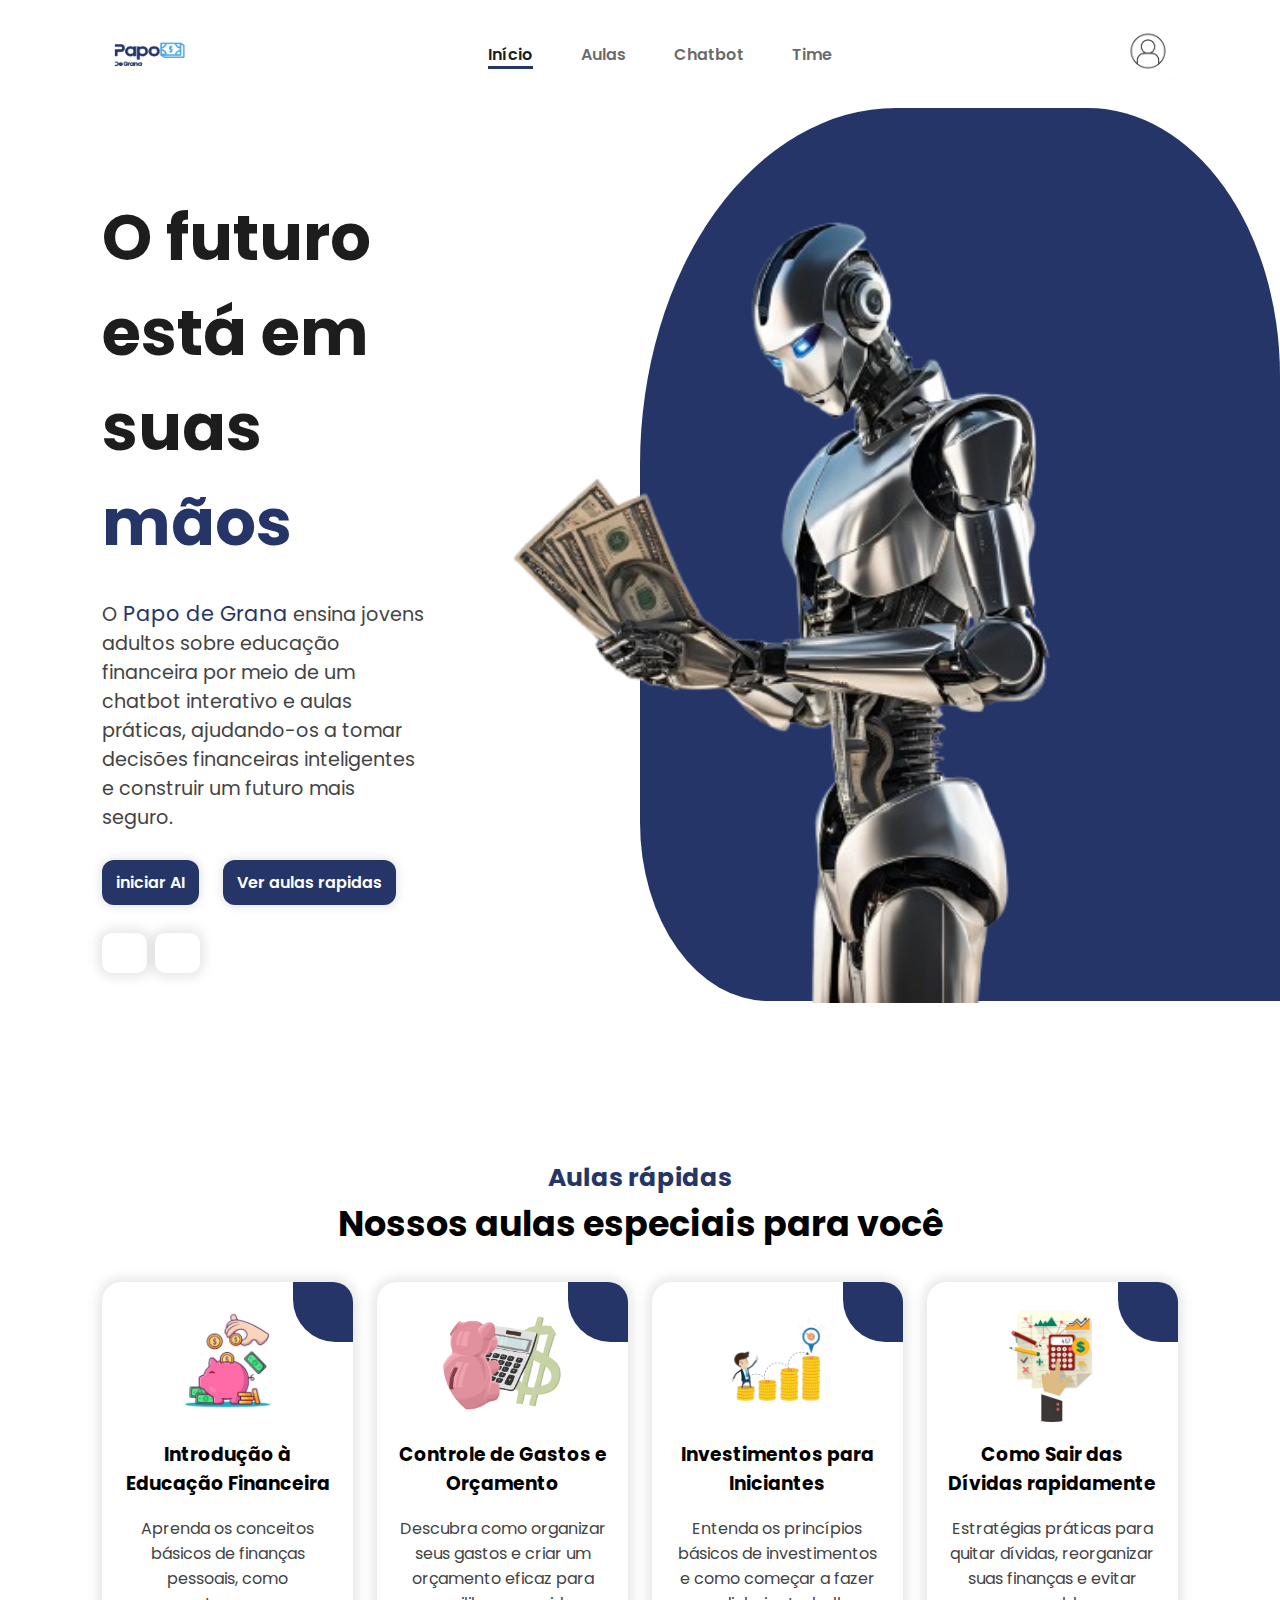
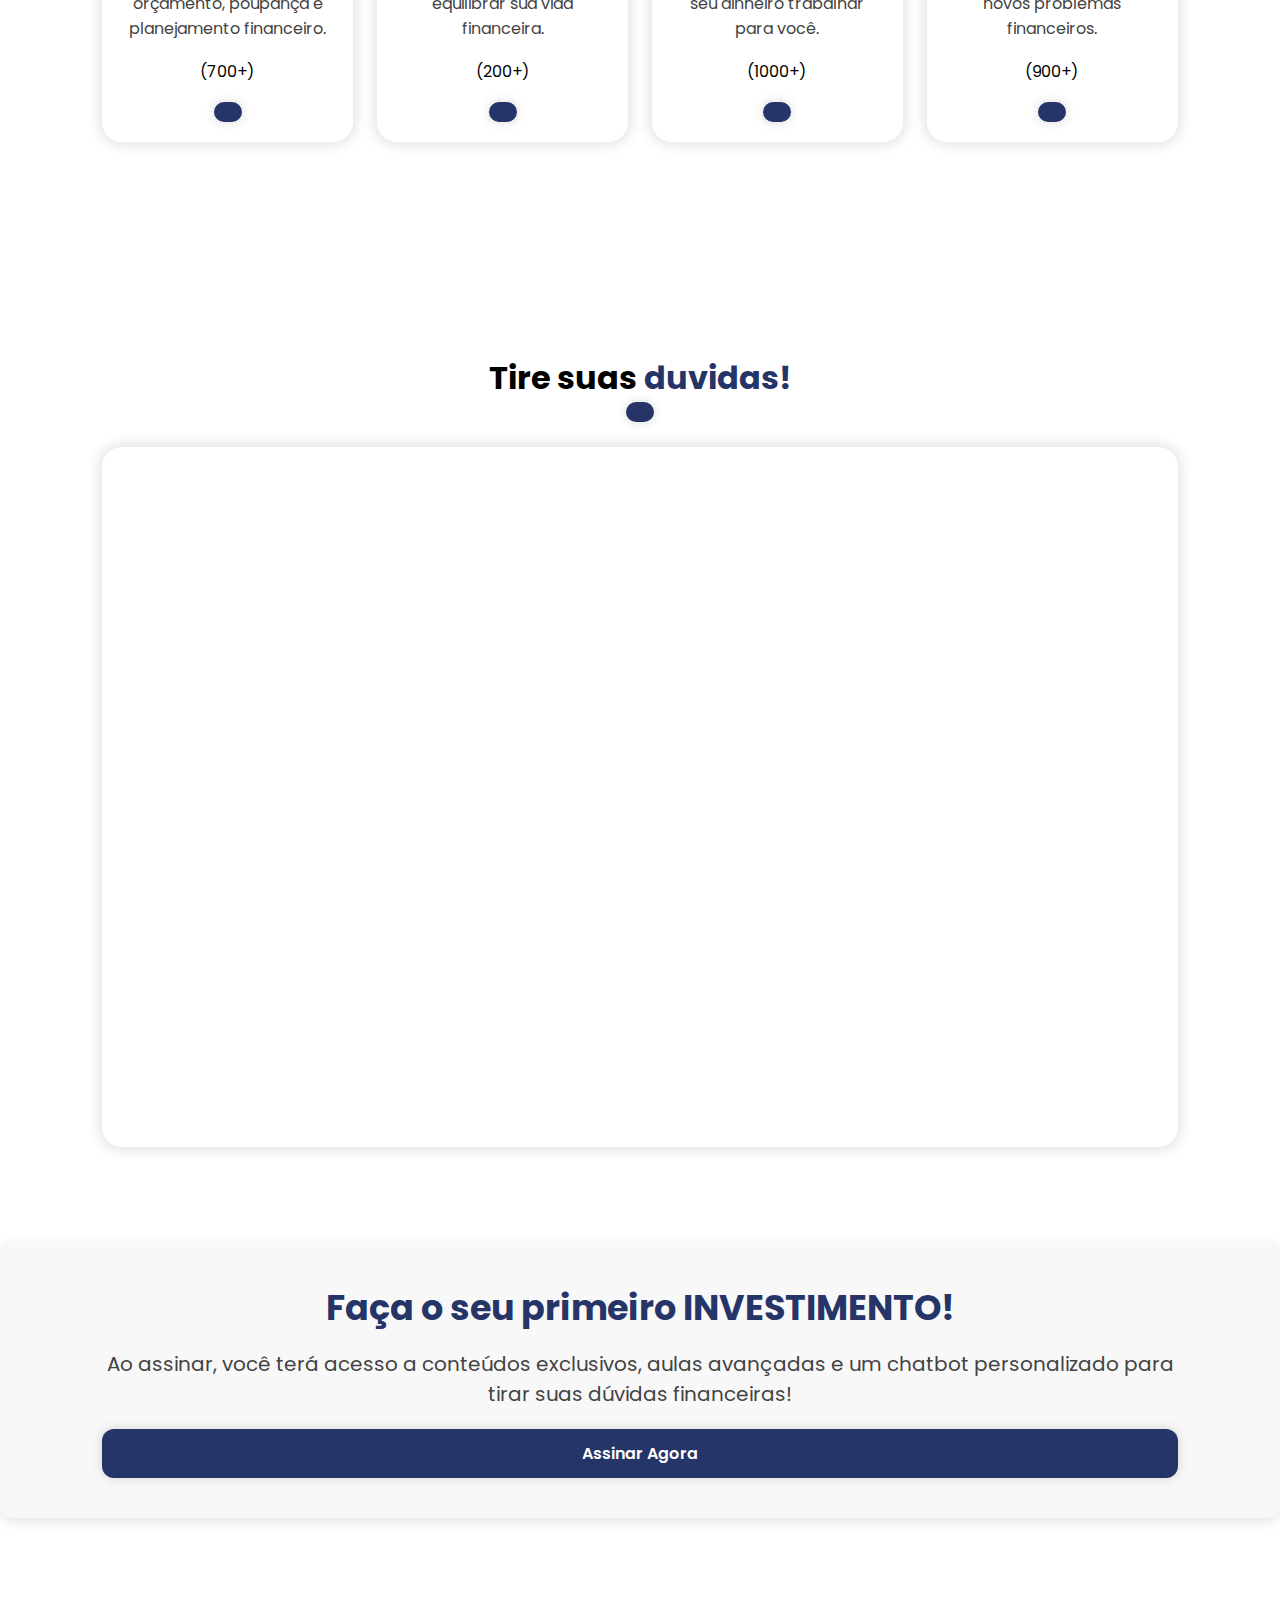
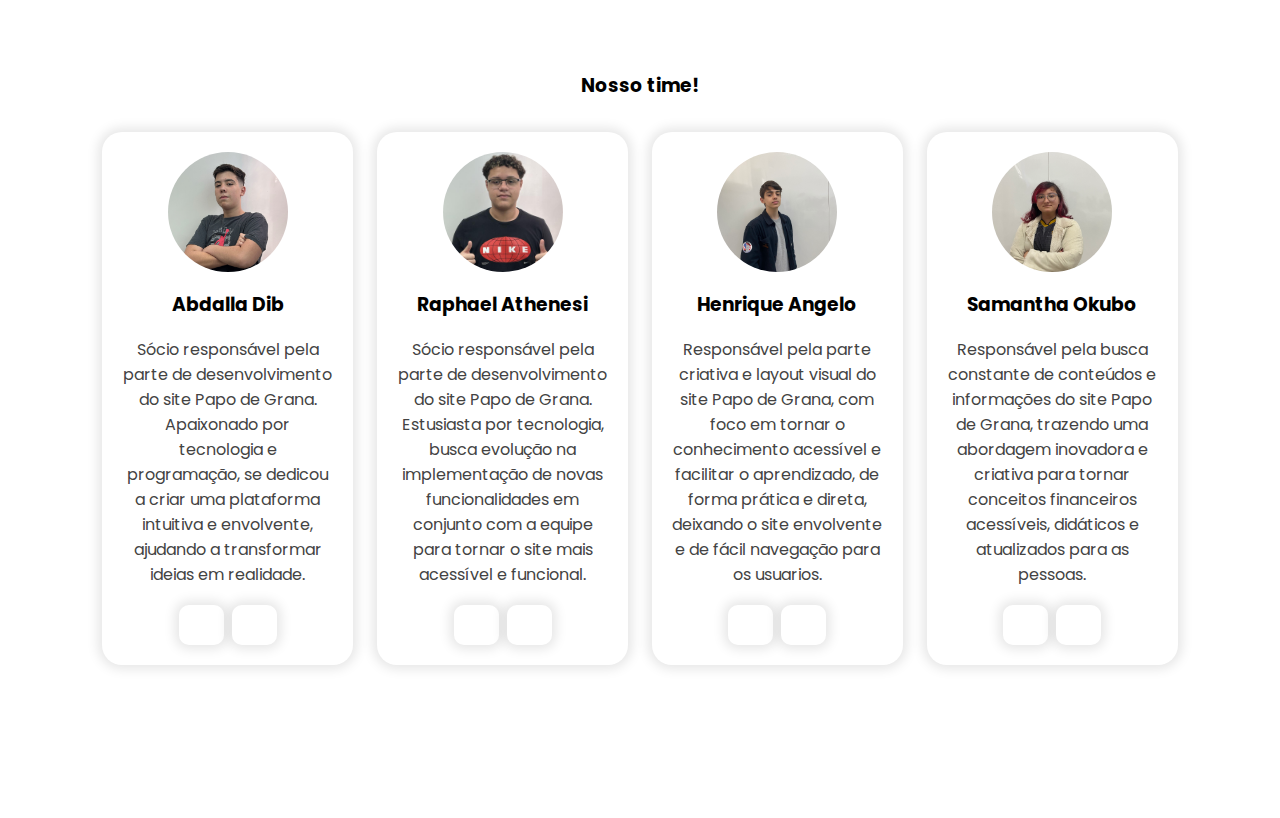
<file: index.html>
<!DOCTYPE html>
<html lang="pt-br">

<head>
    <meta charset="UTF-8">
    <meta name="viewport" content="width=device-width, initial-scale=1.0">
    <link rel="stylesheet" href="https://cdnjs.cloudflare.com/ajax/libs/font-awesome/6.6.0/css/all.min.css"
        integrity="sha512-Kc323vGBEqzTmouAECnVceyQqyqdsSiqLQISBL29aUW4U/M7pSPA/gEUZQqv1cwx4OnYxTxve5UMg5GT6L4JJg=="
        crossorigin="anonymous" referrerpolicy="no-referrer" />
    <link rel="stylesheet" href="src/styles/styles.css">
    <script src="https://cdnjs.cloudflare.com/ajax/libs/jquery/3.7.1/jquery.min.js"
        integrity="sha512-v2CJ7UaYy4JwqLDIrZUI/4hqeoQieOmAZNXBeQyjo21dadnwR+8ZaIJVT8EE2iyI61OV8e6M8PP2/4hpQINQ/g=="
        crossorigin="anonymous" referrerpolicy="no-referrer"></script>
    <link rel="icon" type="img/x-icon" href="src/img/favicon.ico">
    <title>Papo de grana</title>
</head>

<body>
    <header>
        <nav id="navbar">
            <img id="nav_logo" src="src/img/imagemSemFundo.png" alt="logo">

            <ul id="nav_list">
                <li class="nav-item active">
                    <a href="#home">Início</a>
                </li>
                <li class="nav-item">
                    <a href="#menu">Aulas</a>
                </li>
                <li class="nav-item">
                    <a href="#ia">Chatbot</a>
                </li>
                <li class="nav-item">
                    <a href="#time">Time</a>
                </li>
            </ul>
            <a class="nav-link" href="login.html"><img id="login" class="login" src="src/img/login.png" alt="login">
            </a>

            <button id="mobile_btn" class="mobile_btn">
                <i class="fa-solid fa-bars"></i>
            </button>
        </nav>

        <div id="mobile_menu">
            <ul id="mobile_nav_list">
                <li class="nav-item">
                    <a href="#home">Início</a>
                </li>
                <li class="nav-item">
                    <a href="#aulas">Aulas</a>
                </li>
                <li class="nav-item">
                    <a href="#time">Time</a>
                </li>
                <li class="nav-item">
                    <a href="#ia">Chatbot</a>
                </li>
            </ul>
            <a class="nav-link" href="login.html"><img id="login" class="login" src="src/img/login.png" alt="login">
            </a>
        </div>
    </header>

    <main id="conteudo">
        <section id="home">
            <div class="shape"></div>
            <div id="pag">
                <h1 class="title">O futuro está em suas <span>mãos </span></h1>

                <p class="description">
                    O <span>Papo de Grana</span> ensina jovens adultos sobre educação financeira por meio de um chatbot
                    interativo e aulas práticas, ajudando-os a tomar decisões financeiras inteligentes e construir um
                    futuro mais seguro.
                </p>

                <div id="pag_buttons">
                    <a href="#ia" class="btn-default">iniciar AI</a>
                    <a href="#menu" class="btn-default">Ver aulas rapidas</a>
                </div>

                <div class="btn-redes-sociais">
                    <a href="#">
                        <i class="fa-brands fa-instagram"></i>
                    </a>
                    <a href="#">
                        <i class="fa-brands fa-facebook"></i>
                    </a>
                </div>
            </div>

            <div id="banner">
                <img src="src/img/foto.png" alt="banner">
            </div>
        </section>



        <section id="menu">
            <h2 class="titulo">Aulas rápidas</h2>
            <h3 class="subtitulo">Nossos aulas especiais para você</h3>

            <div id="lessons">
                <div class="lesson">
                    <div class="lesson-coracao">
                        <i class="fa-solid fa-heart"></i>
                    </div>

                    <img src="src/img/aulasintro.png" class="lesson-img" alt="">

                    <h3 class="lesson-titulo">
                        Introdução à Educação Financeira
                    </h3>

                    <span class="lesson-descricao">
                        Aprenda os conceitos básicos de finanças pessoais, como orçamento, poupança e planejamento
                        financeiro.
                    </span>

                    <div class="lesson-avaliar">
                        <i class="fa-solid fa-star"></i>
                        <i class="fa-solid fa-star"></i>
                        <i class="fa-solid fa-star"></i>
                        <i class="fa-solid fa-star"></i>
                        <i class="fa-solid fa-star"></i>
                        <span>(700+)</span>
                    </div>

                    <div class="lesson-estrela">
                        <a href="indexa1.html" class="btn-default">
                            <i class="fa-solid fa-play"></i>
                        </a>
                    </div>
                </div>

                <div class="lesson">
                    <div class="lesson-coracao">
                        <i class="fa-solid fa-heart"></i>
                    </div>

                    <img src="src/img/aulas.png" class="lesson-img" alt="">

                    <h3 class="lesson-titulo">
                        Controle de Gastos e Orçamento
                    </h3>
                    <span class="lesson-descricao">
                        Descubra como organizar seus gastos e criar um orçamento eficaz para equilibrar sua vida
                        financeira.
                    </span>

                    <div class="lesson-avaliar">
                        <i class="fa-solid fa-star"></i>
                        <i class="fa-solid fa-star"></i>
                        <i class="fa-solid fa-star"></i>
                        <i class="fa-solid fa-star"></i>
                        <i class="fa-solid fa-star"></i>
                        <span>(200+)</span>
                    </div>

                    <div class="lesson-estrela">
                        <a href="indexa2.html" class="btn-default">
                            <i class="fa-solid fa-play"></i>
                        </a>
                    </div>
                </div>

                <div class="lesson">
                    <div class="lesson-coracao">
                        <i class="fa-solid fa-heart"></i>
                    </div>

                    <img src="src/img/aulasinves.png" class="lesson-img" alt="">

                    <h3 class="lesson-titulo">
                        Investimentos para Iniciantes
                    </h3>

                    <span class="lesson-descricao">
                        Entenda os princípios básicos de investimentos e como começar a fazer seu dinheiro trabalhar
                        para você.
                    </span>

                    <div class="lesson-avaliar">
                        <i class="fa-solid fa-star"></i>
                        <i class="fa-solid fa-star"></i>
                        <i class="fa-solid fa-star"></i>
                        <i class="fa-solid fa-star"></i>
                        <i class="fa-solid fa-star"></i>
                        <span>(1000+)</span>
                    </div>

                    <div class="lesson-estrela">
                        <a href="indexa3.html" class="btn-default">
                            <i class="fa-solid fa-play"></i>
                        </a>
                    </div>
                </div>

                <div class="lesson">
                    <div class="lesson-coracao">
                        <i class="fa-solid fa-heart"></i>
                    </div>

                    <img src="src/img/aulagastos.png" class="lesson-img" alt="">

                    <h3 class="lesson-titulo">
                        Como Sair das Dívidas rapidamente
                    </h3>

                    <span class="lesson-descricao">
                        Estratégias práticas para quitar dívidas, reorganizar suas finanças e evitar novos problemas
                        financeiros.
                    </span>

                    <div class="lesson-avaliar">
                        <i class="fa-solid fa-star"></i>
                        <i class="fa-solid fa-star"></i>
                        <i class="fa-solid fa-star"></i>
                        <i class="fa-solid fa-star"></i>
                        <i class="fa-solid fa-star"></i>
                        <span>(900+)</span>
                    </div>

                    <div class="lesson-estrela">
                        <a href="indexa4.html" class="btn-default">
                            <i class="fa-solid fa-play"></i>
                        </a>
                    </div>
                </div>
            </div>
        </section>

        <section id="ia">
            <h1 class="section-subtitle">Tire suas <span>duvidas!</span></h1><button class="btn-default">
                <i class="fa-solid fa-arrow-down"></i>
            </button>
            <br>
            <iframe src="https://www.chatbase.co/chatbot-iframe/rf1M2XqWtfnwBb1RGKpDN" width="100%"
                style="height: 100%; min-height: 700px" frameborder="0"></iframe>
        </section>

        <section id="assinatura">
            <div class="assinatura-conteudo">
                <h2>Faça o seu primeiro INVESTIMENTO!</h2>
                <p>Ao assinar, você terá acesso a conteúdos exclusivos, aulas avançadas e um chatbot personalizado para
                    tirar suas dúvidas financeiras!</p>
                <a href="assinatura.html" class="btn-default">Assinar Agora</a>
            </div>
        </section>


        <section id="time">
            <h3 class="section-descricao">Nosso <span>time!</span></h3>
            <div id="lessons">
                <div class="lesson">


                    <img src="src/img/abdulla.png" class="lesson-img" alt="abdalla">

                    <h3 class="lesson-titulo">
                        Abdalla Dib
                    </h3>

                    <span class="lesson-descricao">
                        Sócio responsável pela parte de desenvolvimento do site Papo de Grana.
                        Apaixonado por tecnologia e programação, se dedicou a criar uma plataforma intuitiva e
                        envolvente,
                        ajudando a transformar ideias em realidade.
                    </span>

                    <div class="btn-redes-sociais">
                        <a href="https://www.instagram.com/dib_abdalla" target="_blank">
                            <i class="fa-brands fa-instagram"></i>
                        </a>
                        <a href="#">
                            <i class="fa-brands fa-linkedin"></i>
                        </a>
                    </div>
                </div>

                <div class="lesson">


                    <img src="src/img/ramalho.jpg" class="lesson-img" alt="raphael">

                    <h3 class="lesson-titulo">
                        Raphael Athenesi
                    </h3>

                    <span class="lesson-descricao">
                        Sócio responsável pela parte de desenvolvimento do site Papo de Grana.
                        Estusiasta por tecnologia, busca evolução na implementação de novas funcionalidades em conjunto
                        com a equipe
                        para tornar o site mais acessível e funcional.
                    </span>

                    <div class="btn-redes-sociais">
                        <a href="https://www.instagram.com/rramalhoo" target="_blank">
                            <i class="fa-brands fa-instagram"></i>
                        </a>
                        <a href="#">
                            <i class="fa-brands fa-linkedin"></i>
                        </a>
                    </div>
                </div>

                <div class="lesson">


                    <img src="src/img/passador.jpg" class="lesson-img" alt="Henrique">

                    <h3 class="lesson-titulo">
                        Henrique Angelo
                    </h3>

                    <span class="lesson-descricao">
                        Responsável pela parte criativa e layout visual do site Papo de Grana,
                        com foco em tornar o conhecimento acessível e facilitar o aprendizado,
                        de forma prática e direta, deixando o site envolvente e de fácil navegação para os usuarios.
                    </span>

                    <div class="btn-redes-sociais">
                        <a href="https://www.instagram.com/henrique_passador" target="_blank">
                            <i class="fa-brands fa-instagram"></i>
                        </a>
                        <a href="#">
                            <i class="fa-brands fa-linkedin"></i>
                        </a>
                    </div>
                </div>

                <div class="lesson">


                    <img src="src/img/Samantha.jpg" class="lesson-img" alt="">

                    <h3 class="lesson-titulo">
                        Samantha Okubo
                    </h3>

                    <span class="lesson-descricao">
                        Responsável pela busca constante de conteúdos e informações do site Papo de Grana,
                        trazendo uma abordagem inovadora e criativa para tornar conceitos financeiros acessíveis,
                        didáticos e atualizados para as pessoas.

                    </span>

                    <div class="btn-redes-sociais">
                        <a href="https://www.instagram.com/00_samis_00/" target="_blank">
                            <i class="fa-brands fa-instagram"></i>
                        </a>
                        <a href="#">
                            <i class="fa-brands fa-linkedin"></i>
                        </a>
                    </div>
                </div>
            </div>
        </section>

    </main>



    <script src="src/javascript/script.js"></script>
</body>

</html>
</file>
<file: src/styles/styles.css>
@import url('https://fonts.googleapis.com/css2?family=Poppins:ital,wght@0,100;0,200;0,300;0,400;0,500;0,600;0,700;0,800;0,900;1,100;1,200;1,300;1,400;1,500;1,600;1,700;1,800;1,900&display=swap');

*{
    font-family: 'Poppins', sans-serif;
    margin: 0;
    padding: 0;
    box-sizing: border-box;
}

html{
    scroll-behavior: smooth;
}

body{
    background-color: #ffffff;
}

section{
    padding: 28px 8%;
}

.btn-redes-sociais {
    display: flex;
    gap: 8px;
}

.btn-redes-sociais a {
    display: flex;
    align-items: center;
    justify-content: center;
    width: 45px;
    height: 40px;
    background-color: #ffffff;
    font-size: 1.25rem;
    border-radius: 10px;
    text-decoration: none;
    color: #1d1d1d;
    box-shadow: 0px 0px 12px 4px rgba(0, 0, 0, 0.1);
    transition: box-shadow .3s ease;
}
.btn-redes-sociais a:hover{
    box-shadow: 0px 0px 12px 8px rgba(0, 0, 0, 0.1);
}

.titulo {
    color: #253567;
    font-size: 1.563rem;
}

.subtitulo{
    font-size: 2.1875rem;
}

/* header */
header {
    width: 100%;
    padding: 9px 8%;
    position: sticky;
    top: 0;
    background-color: #ffffff;
    z-index: 3;
}

#navbar {
    width: 100%;
    display: flex;
    align-items: center;
    justify-content: space-between;
}

#nav_logo {
    width: 100px;
    height: 90px
}

#login{
    width: 60px;
    height: auto;
}

#nav_list {
    display: flex;
    list-style: none;
    gap: 48px;
}

.nav-item a {
    text-decoration: none;
    color: #1d1d1dad;
    font-weight: 600;
}

.nav-item.active a {
    color: #1d1d1d;
    border-bottom: 3px solid #253567;
}

#mobile_btn {
    display: none;
}

#mobile_menu {
    display: none;
}

@media screen and (max-width: 1170px) {
    #nav_list,
    #navbar .login {
        display: none;
    }

    #mobile_btn {
        display: block;
        border: none;
        background-color: transparent;
        font-size: 1.5rem;
        cursor: pointer;
    }

    #mobile_menu.active {
        display: flex;
        flex-direction: column;
        align-items: center;
    }

    #mobile_nav_list {
        display: flex;
        flex-direction: column;
        gap: 12px;
        margin: 12px 0px;
    }

    #mobile_nav_list .nav-item {
        list-style: none;
        text-align: center;
    } 
}

/* botoes  */

html {
    scroll-behavior: smooth;
}

.btn-default {
    border: none;
    display: flex;
    align-items: center;
    justify-content: center;
    background-color: #253567;
    border-radius: 12px;
    padding: 10px 14px;
    font-weight: 600;
    box-shadow: 0px 0px 10px 2px rgba(0, 0, 0, 0.1);
    cursor: pointer;
    transition: background-color .3s ease;
    text-decoration: none;
    color: inherit; 
}

.btn-default:hover{
    background-color: #253567;
}

.lesson-star{
    text-decoration: none;
    background-color: #ffffff;
}
 
/* home */

#home{
    display: flex;
    min-height: calc(100vh - 136px);
    position: relative;

}

#pag{
    width: 35%;
    display: flex;
    flex-direction: column;
    gap: 28px;
    margin-top: 5%;
}

#pag .title {
    font-size: 4rem;
    color: #1d1d1d;
}


#pag .title span {
    color: #253567;
}

#pag .description {
    font-size: 1.2rem;
    color: #434343;
}

#pag .description span {
    color: #253567;
    font-size: 1.3rem;
}


#pag_buttons {
    display: flex;
    gap: 24px;
}

#pag_buttons a {
    text-decoration: none;
    color: #ffffff;
}

#banner{
    display: flex;
    align-items: start;
    justify-content: end;
    width: 80%;
    z-index: 2;
}

#banner img{
    height: 103.6%;
    width: fit-content;
}

.shape {
    background-color: #253567;
    width: 50%;
    height: 100%;
    position: absolute;
    border-radius: 40% 30% 0% 20%;
    top: 0;
    right: 0;
    z-index: 1;
}

@media screen and (max-width: 1170px) {
    #home {
        min-height: 100%;
        padding-top: 0px;
    }

    #banner,
    #banner img,
    #home .shape{
        display: none;
    }

    #pag{
        width: 100%;
        text-align: center;
        align-items: center;
    }
}

/* menu */

#menu {
    display: flex;
    flex-direction: column;
    align-items: center;
    justify-content: center;
    min-height: 100vh;
}

#lessons {
    width: 100%;
    display: flex;
    justify-content: center;
    gap: 24px;
    margin-top: 32px;
}
.lesson-img{
    border-radius: 50%;
  width: 120px;
  height: 120px;
  object-fit: cover;
}


.lesson {
    display: flex;
    flex-direction: column;
    align-items: center;
    border-radius: 20px;
    gap: 18px;
    width: 25%;
    padding: 20px;
    background-color: var(--color-neutral-0);
    box-shadow: 0px 0px 12px 4px rgba(0, 0, 0, 0.1);
    position: relative;
    overflow: hidden;
}

.lesson-coracao {
    position: absolute;
    background-color: #253567;
    display: flex;
    align-items: center;
    justify-content: center;
    font-size: 1.563rem;
    color: red;
    width: 70px;
    height: 70px;
    right: -10px;
    top: -10px;
    border-radius: 0px 37.5px 0px 42.5px;
}

.lesson-descricao {
    color: #434343;
    text-align: center;
}

.lesson-avaliar i {
    color: #253567;
}

.lesson-titulo {
    text-align: center;
}


.lesson-estrela {
    display: flex;
    align-items: center;
    gap: 20px;
    color: #ffffff;
}

.fa-solid-fa-play{
    color: #ffffff;
}

@media screen and (max-width: 1170px) {
    #lessons {
        flex-wrap: wrap;
        justify-content: center;
    }

    .lesson {
        width: calc(50% - 12px);
    }
}

@media screen and (max-width: 600px) {
    .lesson {
        width: 100%;
    }

    #menu .section-subtitle {
        text-align: center;
    }
} 


#ia {
    display: flex;
    flex-direction: column;
    align-items: center;
    justify-content: center;
    min-height: 100vh;
}


#ia .section-subtitle span {
    color: #253567;
}

/*assinatura*/
#assinatura {
    background-color: #f8f8f8; 
    padding: 40px 8%; 
    text-align: center;
    margin-top: 40px; 
    border-radius: 12px;
    box-shadow: 0px 4px 12px rgba(0, 0, 0, 0.1);
}

#assinatura h2 {
    font-size: 2.1875rem; 
    color: #253567; 
    margin-bottom: 15px; 
}

#assinatura p {
    font-size: 1.25rem; 
    color: #434343;
    margin-bottom: 20px;
}

#assinatura .btn-default {
    background-color: #253567; 
    color: #ffffff; 
    padding: 12px 30px; 
    font-size: 1rem; 
    border-radius: 12px;
    box-shadow: 0px 0px 10px 2px rgba(0, 0, 0, 0.1);
    text-decoration: none; 
    display: flex; 
    align-items: center;
    justify-content: center; 
    transition: background-color 0.3s ease; 
}

#assinatura .btn-default:hover {
    background-color: #313e64; 
}


/* Team */

#time {
    display: flex;
    flex-direction: column;
    align-items: center;
    justify-content: center;
    min-height: 100vh;
}

#teams {
    width: 100%;
    display: flex;
    justify-content: center;
    gap: 24px;
    margin-top: 32px;
}

.team-image{
    height: 120px;
    width: 120px;
}

.team {
    display: flex;
    flex-direction: column;
    align-items: center;
    border-radius: 20px;
    gap: 18px;
    width: 25%;
    padding: 20px;
    background-color: #ffffff;
    box-shadow: 0px 0px 12px 4px rgba(0, 0, 0, 0.1);
    position: relative;
    overflow: hidden;
}


.team-description {
    color: #434343;
    text-align: center;
}



@media screen and (max-width: 1170px) {
    #time {
        flex-wrap: wrap;
        justify-content: center;
    }

    .teams {
        width: calc(50% - 12px);
    }
}

@media screen and (max-width: 600px) {
    .team {
        width: 100%;
    }

    #time .section-subtitle {
        text-align: center;
    }
} 

#time .section-subtitle span {
    color: #253567;
}

iframe{
    box-shadow: 0px 0px 12px 4px rgba(0, 0, 0, 0.1);
    border-radius: 20px;
}

.btn-default:hover {
    background-color: #313e64;
}
</file>
